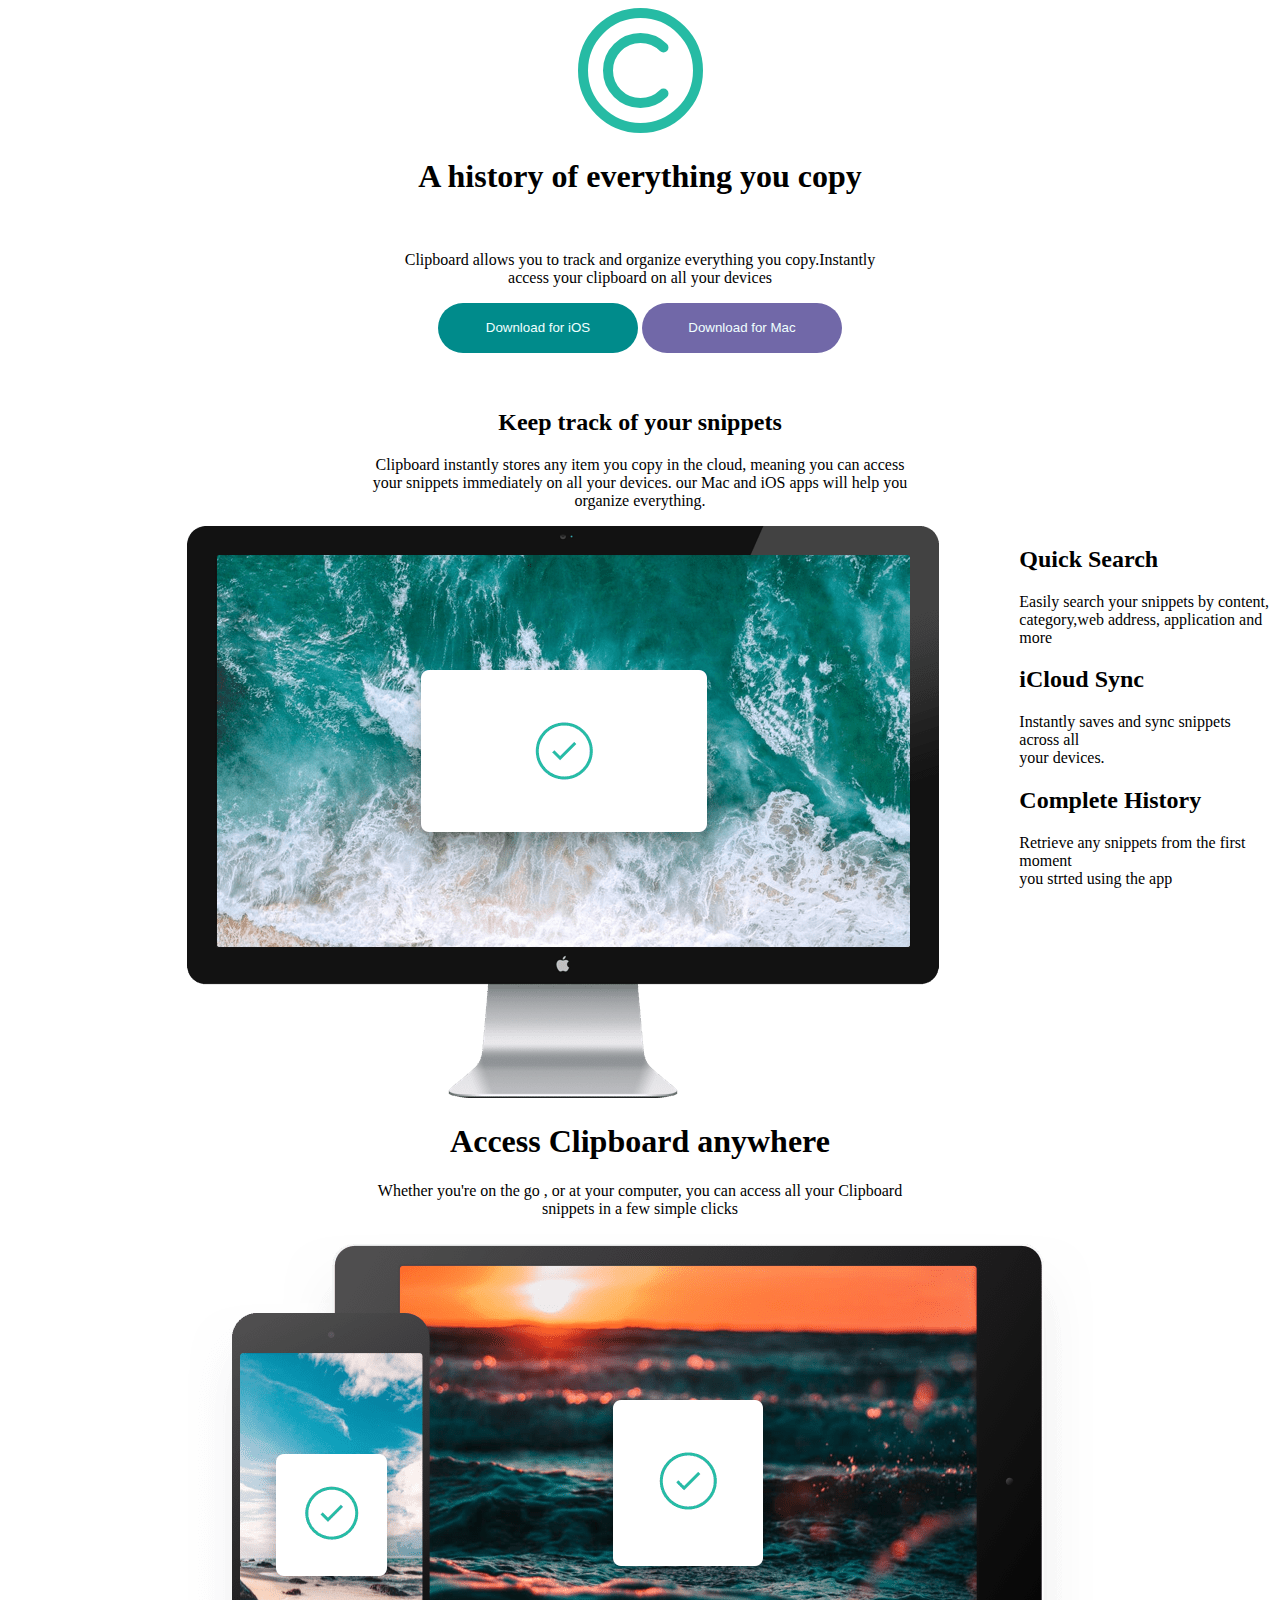
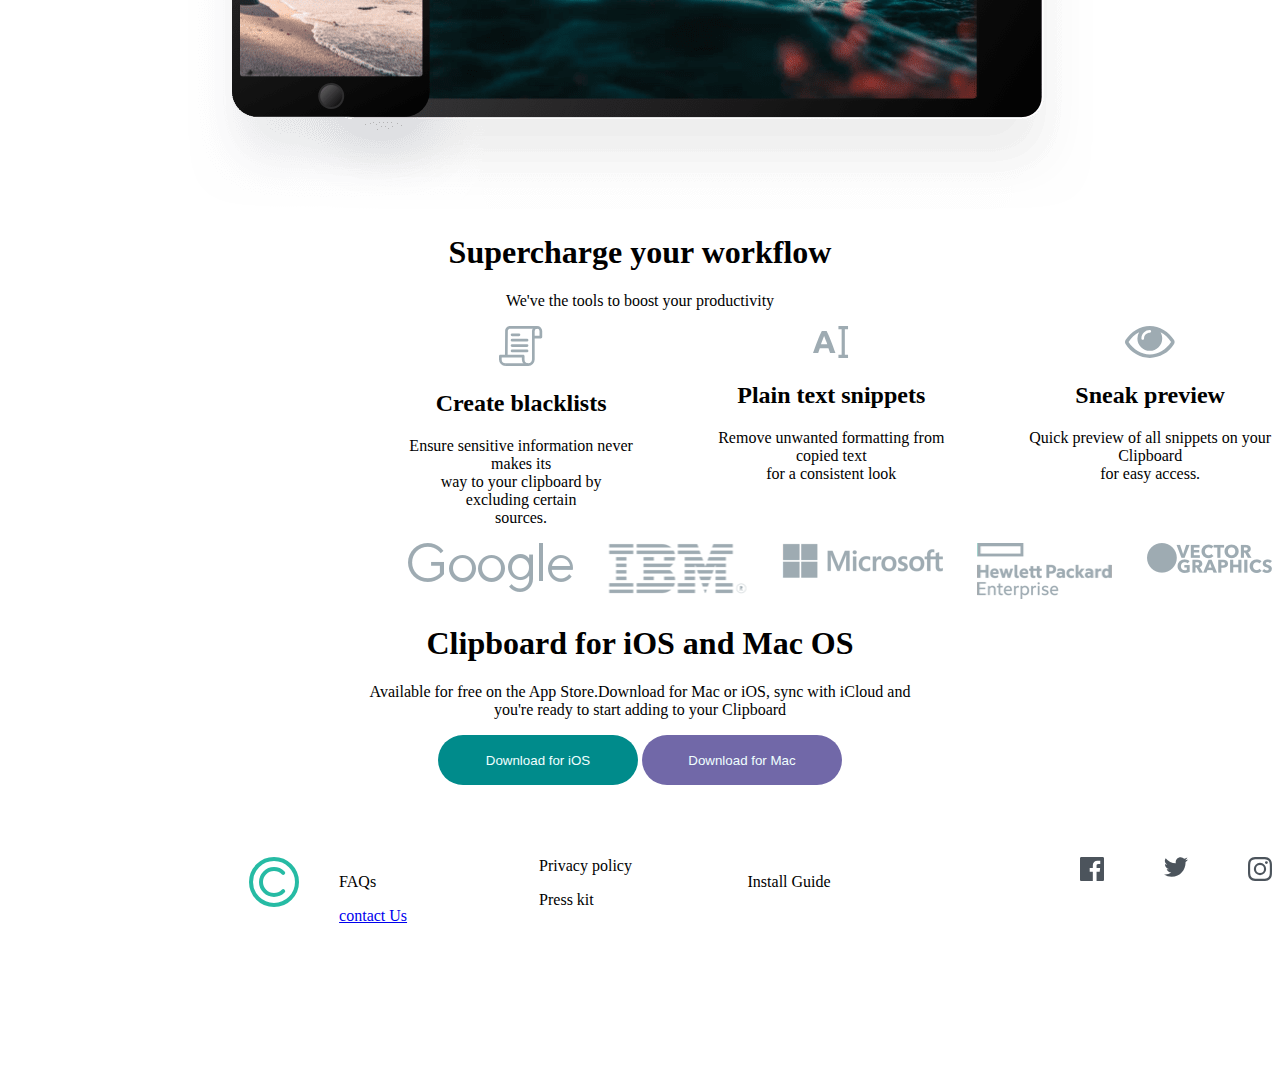
<file: index.html>
<!DOCTYPE html>
<html lang="en">

<header >



  <meta charset="UTF-8">
  <meta name="viewport" content="width=device-width, initial-scale=1.0">
  <!-- displays site properly based on user's device -->

  <link rel="icon" type="image/png" sizes="32x32" href="./images/favicon-32x32.png">
  <link rel="stylesheet" href="stylesheet.css">

  <title>Frontend Mentor | Clipboard landing page</title>


</header>

<body style="background-image:src('/images/bg-header-desktop.png');">




  <div><img src="images/logo.svg"></div>



  <h1>A history of everything you copy</h1><br>
  <p>Clipboard allows you to track and organize everything you copy.Instantly <br>access your clipboard on all your
    devices</p>
  <button class="btn1">Download for iOS</button>
  <button class="btn2">Download for Mac</button><br><br><br>
  <h2>Keep track of your snippets</h2>
  <p>Clipboard instantly stores any item you copy in the cloud, meaning you can access<br>your snippets immediately on
    all your devices. our Mac and iOS apps will help you<br>organize everything.</p>
  <div class="sam">
    <div style="width: 200px;"></div>
    <div><img src="images/image-computer.png"></div>

    <div style="width: 90px;"></div>
    <div class="ham">
      <h2>Quick Search</h2>
      <p>Easily search your snippets by content,<br>category,web address, application and more</p>
      <h2>iCloud Sync</h2>
      <p>Instantly saves and sync snippets across all<br>your devices.</p>
      <h2>Complete History</h2>
      <p>Retrieve any snippets from the first moment<br>you strted using the app</p>
    </div>
  </div>
  <h1>Access Clipboard anywhere</h1>
  <p>Whether you're on the go , or at your computer, you can access all your Clipboard<br> snippets in a few simple
    clicks</p>
  <img src="images/image-devices.png">
  <h1>Supercharge your workflow</h1>
  <p>We've the tools to boost your productivity</p>
  <div class="sticker">

    <div><img src="images/icon-blacklist.svg">
      <h2>Create blacklists</h2>
      <p>Ensure sensitive information never makes its<br>way to your clipboard by excluding certain <br>sources.</p>
    </div>
    <div style="width: 100px;"></div>
    <div> <img src="images/icon-text.svg">
      <h2>Plain text snippets</h2>
      <p>Remove unwanted formatting from copied text <br> for a consistent look</p>
    </div>
    <div style="width: 100px;"></div>
    <div><img src="images/icon-preview.svg">
      <h2>Sneak preview</h2>
      <p>Quick preview of all snippets on your Clipboard<br>for easy access.</p>
    </div>
  </div>
  <div class="engines">

    <div><img src="images/logo-google.png">
    </div>
    <div style="width: 100px;"></div>
    <divi><img src="images/logo-ibm.png"></divi>
    <div style="width: 100px;"></div>
    <div><img src="images/logo-microsoft.png">
    </div>
    <div style="width: 100px;"></div>
    <div><img src="images/logo-hp.png">
    </div>
    <div style="width: 100px;"></div>
    <div><img src="images/logo-vector-graphics.png">
    </div>
  </div>
  <h1>Clipboard for iOS and Mac OS</h1>
  <p>Available for free on the App Store.Download for Mac or iOS, sync with iCloud and<br> you're ready to start adding
    to your Clipboard</p>
  <button class="btn3">Download for iOS</button>
  <button class="btn4">Download for Mac</button>
  <br><br><br><br><br>
  <footer>
    <div class="foot">
      <div style="width:600px"></div>
      <div><img src="images/logo.svg" width="50px" height="50px"></div>

      <div style="width: 100px;"></div>
      <div style="display: flex;">
        <div style="width: 100px;text-align: left;">
          <p>FAQs</p>
          <p><a href="#">contact Us</a></p>
        </div>

        <div style="width: 100px;"></div>

        <div style="width: 100px;text-align: left;>
          <p style="display:flex;"> Privacy policy</p>
          <p>Press kit</p>
        </div>

        <div style="width: 100px;"></div>

        <div style="width: 100px;">
          <p > Install Guide</p>
        </div>
      </div>
        <div style="width: 600px;"></div>
        <div class="social">
          <div><img src="images/icon-facebook.svg"></div>
          <div style="width: 60px;"></div>
          <div><img src="images/icon-twitter.svg"></div>
          <div style="width: 60px;"></div>
          <div><img src="images/icon-instagram.svg"></div>
        </div>
    
    </div>
  </footer>
</body>

</html>
</file>
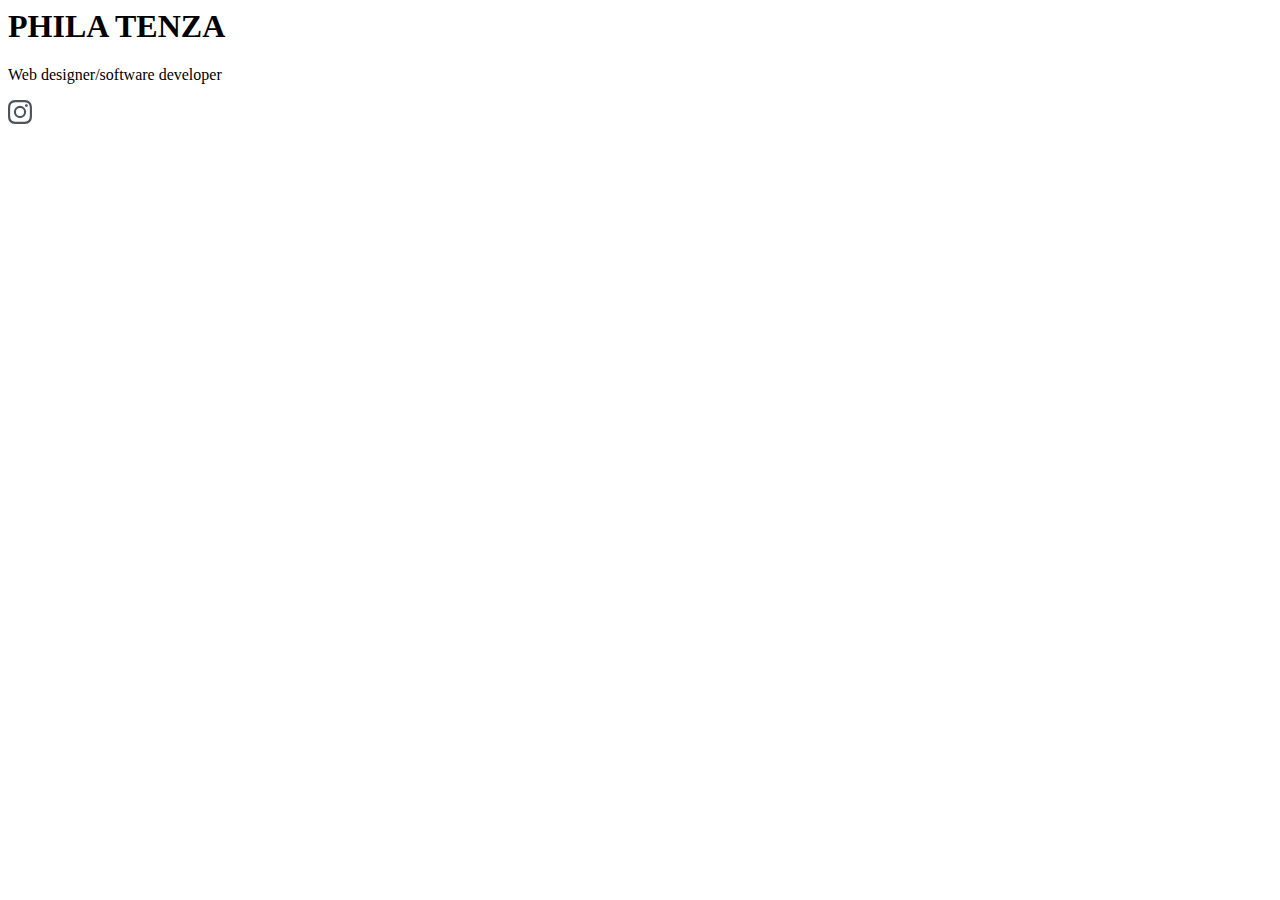
<file: new project.html>
<DOCYPE html>
    <htmla lang="en">

        <head>
            <h1>PHILA TENZA</h1>
            <p>Web designer/software developer</p>

        </head>

        <body>
            <div class="pic">
                <div><img src="images/icon-instagram.svg"></div>
            </div>
        </body>

        </html>
</file>
<file: stylesheet.css>
body{
    text-align: center;
}
.sam{
    display:flex;
}
.ham{text-align: left;}

.sticker{
        display: flex;
        margin-left: 400px;
        text-align: center;
}
.btn1{
    color: azure;
    background-color:darkcyan;
    width: 200px;
    height: 50px;
    border-radius: 25px;
    border: none;
}
.btn2{
    color: azure;
    background-color:rgb(113, 104, 168);
    width: 200px;
    height: 50px;
    border-radius: 25px;
    border: none;
}
.engines{
    display: flex;
    margin-left: 400px;
    text-align: center;


}
.btn3{
    color: azure;
    background-color:darkcyan;
    width: 200px;
    height: 50px;
    border-radius: 25px;
    border: none;
}
.btn4{
    color: azure;
    background-color:rgb(113, 104, 168);
    width: 200px;
    height: 50px;
    border-radius: 25px;
    border: none;
}
footer{
height:200px;
width: auto;

font-family: Georgia, 'Times New Roman', Times, serif;
border: none;

}
.foot{
    display: flex;
    text-align:inline;
}
.social{

    display: flex;
}header{
background-image: url('/images/bg-header-desktop.png');
}
</file>
